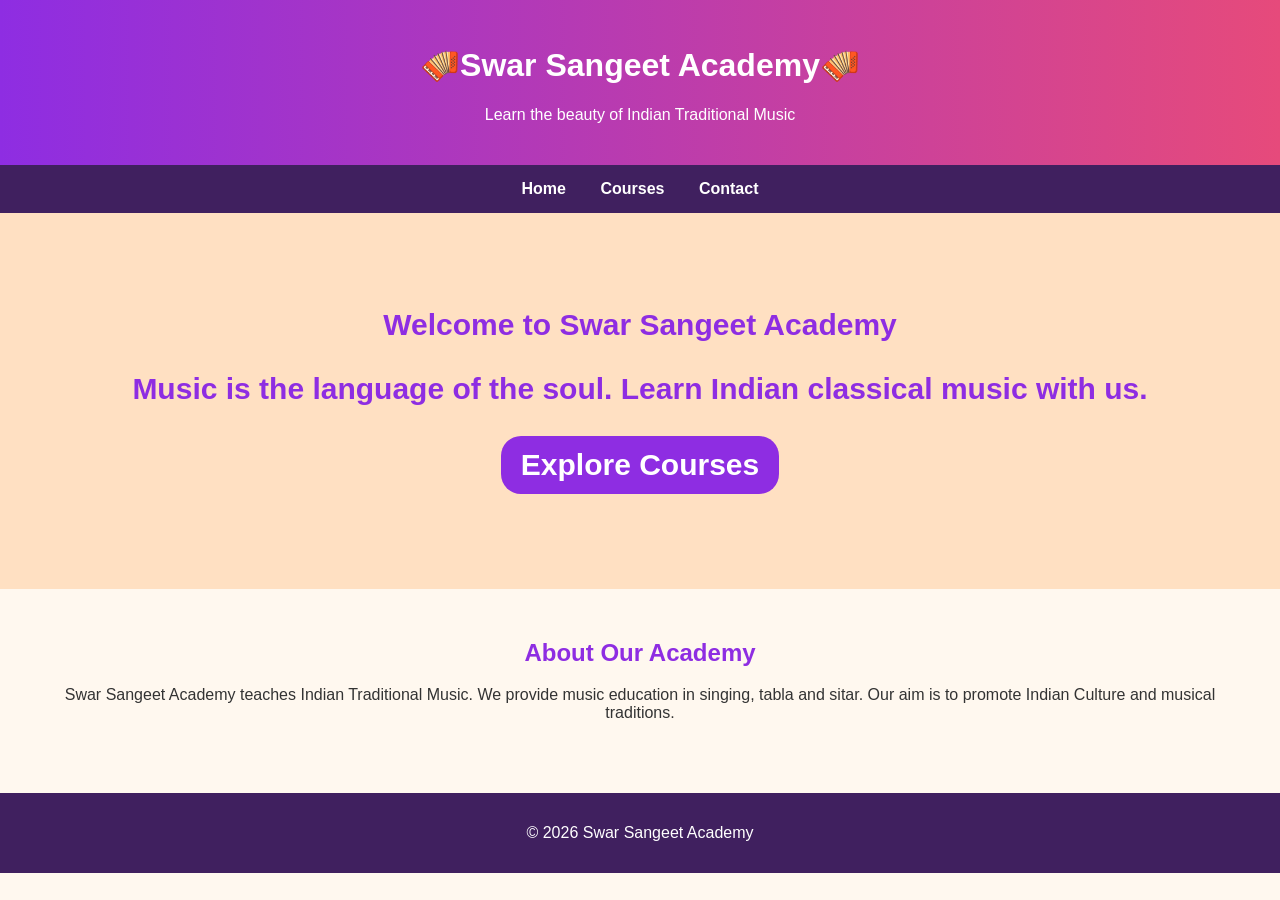
<file: index.html>
<html>
<head>
     <title>Swar Sangeet Academy</title>
 <link rel="stylesheet" href="style.css">
</head>
</body>

<header>
     <h1>🪗Swar Sangeet Academy🪗</h1>
 <p>Learn the beauty of Indian Traditional Music</p>
</header>

<nav>
    <a href="index.html">Home</a>
    <a href="courses.html">Courses</a>
    <a href="contact.html">Contact</a>
</nav>

<section class="hero">
     <h2>Welcome to Swar Sangeet Academy<h2>
        <p>Music is the language of the soul.
           Learn Indian classical  music with us.</p>
   
   <a href="courses.html" class="btn">Explore Courses</a>

 </section>

<section class="content">
   <h2>About Our Academy</h2>
   <p>Swar Sangeet Academy teaches Indian Traditional Music. We provide music education in singing, tabla and sitar.
     
     Our aim is to promote Indian Culture and musical traditions.</p>
  </section>

  <footer>
      <p>© 2026 Swar Sangeet Academy</p>
</footer>

</body>
</html>
</file>
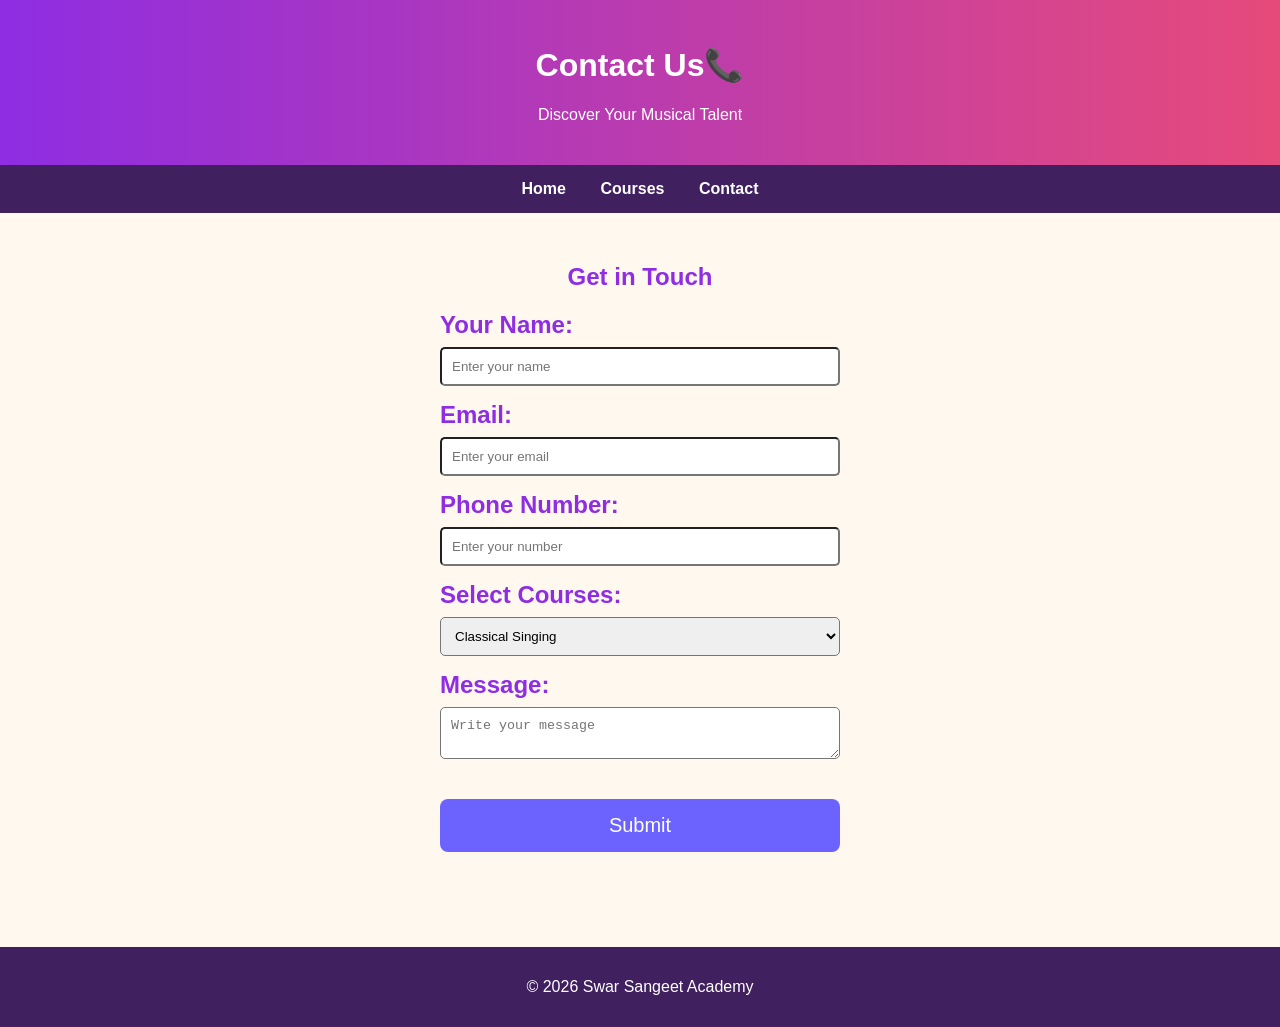
<file: contact.html>
<html>
<head>
     <title>Contact Us</title>
 <link rel="stylesheet" href="style.css">
</head>
</body>

<header>
     <h1>Contact Us📞</h1>
     <p>Discover Your Musical Talent</p>
</header>

<nav>
    <a href="index.html">Home</a>
    <a href="courses.html">Courses</a>
    <a href="contact.html">Contact</a>
</nav>

<section class="content">
     <h2>Get in Touch<h2>

<form>
  <label>Your Name:</label>
  <input type="text" placeholder="Enter your name">


   <label>Email:</label>
  <input type="email" placeholder="Enter your email">


   <label>Phone Number:</label>
  <input type="tel" placeholder="Enter your number">

 
     <label>Select Courses:</label>
          <select>
             <option>Classical Singing</option>
             <option>Tabla</option>
             <option>Sitar</option>
             <option>Bhajan</option>
         </select>

        <label>Message:</label>
        <textarea placeholder="Write your message"></textarea>

        <button type="submit" class="submit-btn">Submit</button>

          </form>
 </section>

<footer>
      <p>© 2026 Swar Sangeet Academy</p>
</footer>

</body>
</html>
</file>
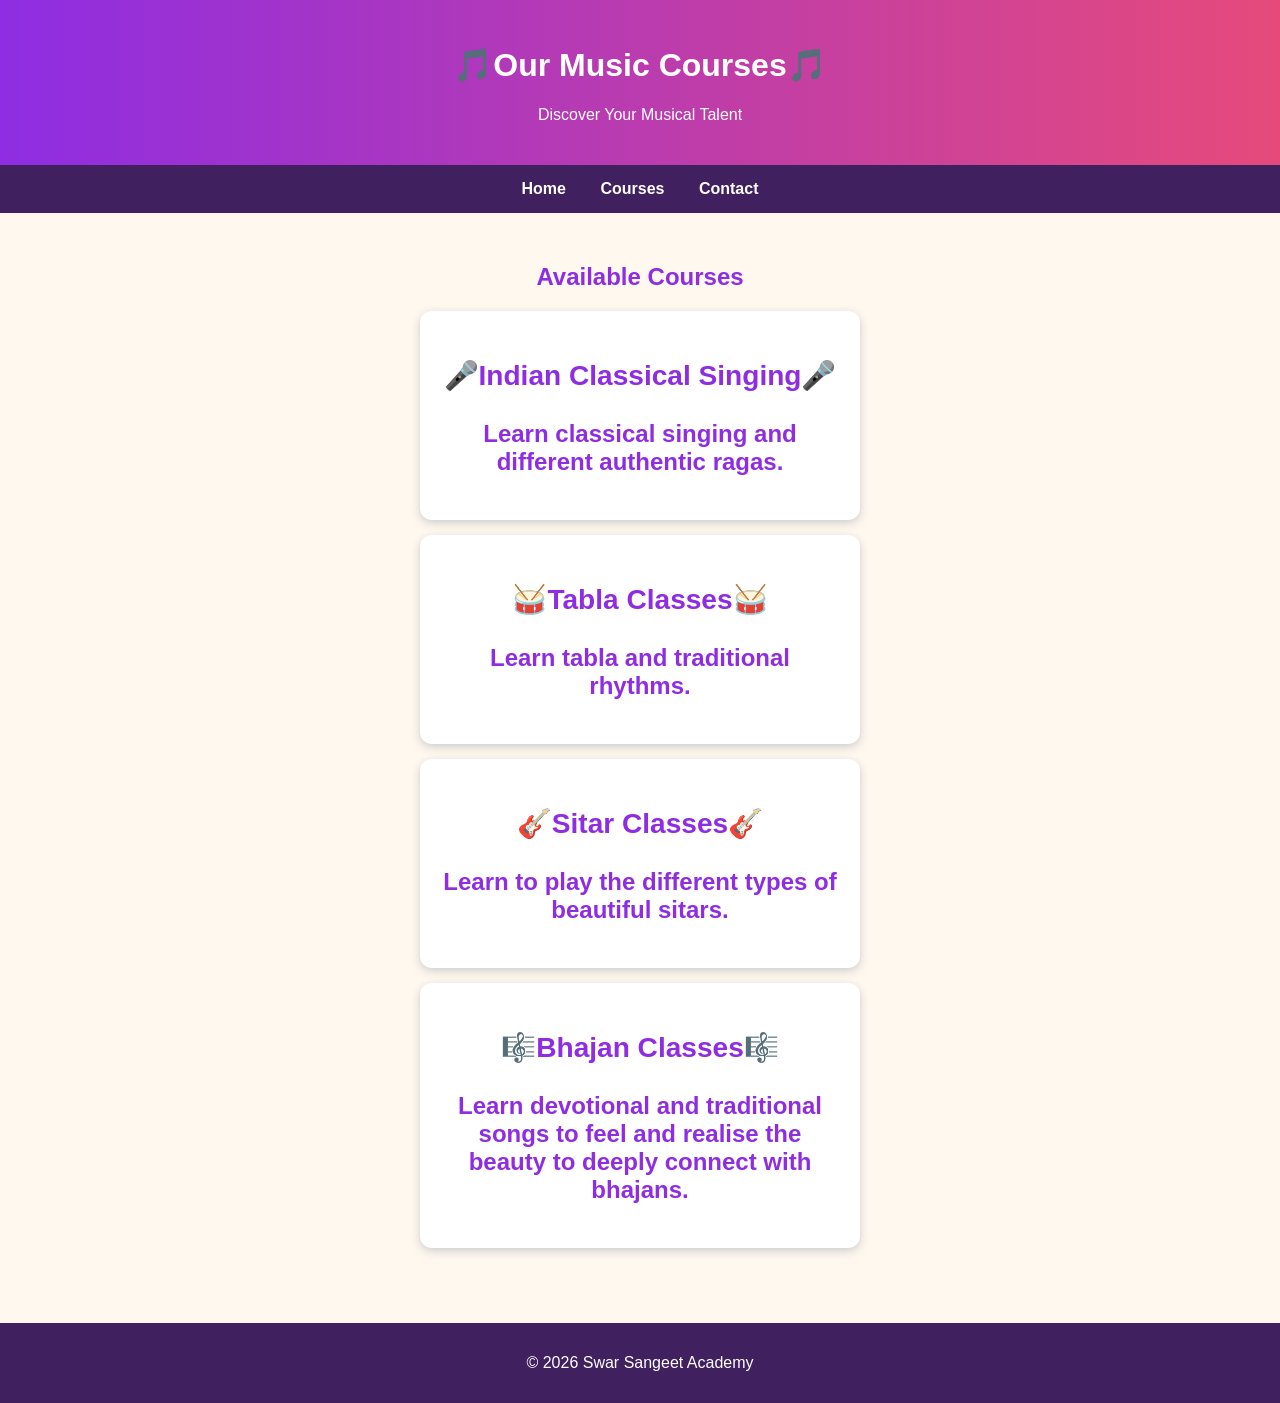
<file: courses.html>
<html>
<head>
     <title>Our Courses</title>
 <link rel="stylesheet" href="style.css">
</head>
</body>

<header>
     <h1>🎵Our Music Courses🎵</h1>
     <p>Discover Your Musical Talent</p>
</header>

<nav>
    <a href="index.html">Home</a>
    <a href="courses.html">Courses</a>
    <a href="contact.html">Contact</a>
</nav>

<section class="content">
     <h2>Available Courses<h2>

   <div class="card"> 
       <h3>🎤Indian Classical Singing🎤</h3>
       <p>Learn classical singing and different authentic ragas.</p>
   </div> 

    <div class="card"> 
       <h3>🥁Tabla Classes🥁</h3>
       <p>Learn tabla and traditional rhythms.</p>
   </div>  

     <div class="card"> 
       <h3>🎸Sitar Classes🎸</h3>
       <p>Learn to play the  different types of beautiful sitars.</p>
   </div>

     <div class="card"> 
       <h3>🎼Bhajan Classes🎼</h3>
       <p>Learn devotional and traditional songs to feel and realise the beauty to deeply connect with bhajans.</p>
   </div>  
 </section>

<footer>
   <p>© 2026 Swar Sangeet Academy</p>
</footer>

</body>
</html>
</file>
<file: style.css>
body {
     margin: 0;
     font-family: Arial, sans-serif;
     background-color: #fff8ef;
     color: #333;
 }

header {
        background: linear-gradient(90deg, #8e2de2, #e64a7b);
        color: white;
        text-align: center;
        padding: 25px;
  }

nav {
    background-color: #40205f;
    text-align: center;
    padding: 15px;
 }

nav a {
      color: white;
      text-decoration: none;
      margin: 15px;
      font-weight: bold;
 }

nav a:hover {
     color: yellow;
 }

.hero {
      text-align: center;
      padding: 70px 20px;
      background-color: #ffe0c2;
}

.hero h2 {
     color: #8e2de2;
     font-size: 30px;
 }

.btn {
      display: inline-block;
      background-color: #8e2de2;
      color: white;
      padding: 12px 20px;
      text-decoration: none;
      border-radius: 20px;
  }

.submit-btn {
     display: block;
     width: 100%;
     padding: 15px;
     margin-top: 25px;
     margin-bottom: 40px;
     background-color: #6c63ff;
     color: white;
     font-size: 20px;
     border: none;
     border-radius: 8px;
     cursor: pointer;
 }

.submit-btn:hover {
     backgorund-color: #483dbe;
 }
    

.content {
     text-align: center;
     padding: 30px;
  }

.content h2 {
     color: #8e2de2;
 }

.card {
       background-color: white;
       padding: 20px;
       margin: 15px auto;
       max-width: 400px;
       border-radius: 12px;
       box-shadow: 0 3px 10px #ccc;
 }

.card:hover {
        background-color: #ffe0c2;
}

form {
      max-width: 400px;
      margin: auto;
      text-align: left;
 }

input, select, textarea {
       width: 100%;
       padding: 10px;
       margin: 8px 0 15px;
       box-sizing: 1px solid #aaa;
       border-radius: 5px;
 }

button {
        background-color: #8e2de2;
        color: white;
        padding: 12px 25px;
        border: none;
        border-radius: 5px;
        cursor: pointer;
  }

footer {
        background-color: #40205f;
        color: white;
        text-align: center;
        padding: 15px;
        margin-top: 25px;
  }
</file>
